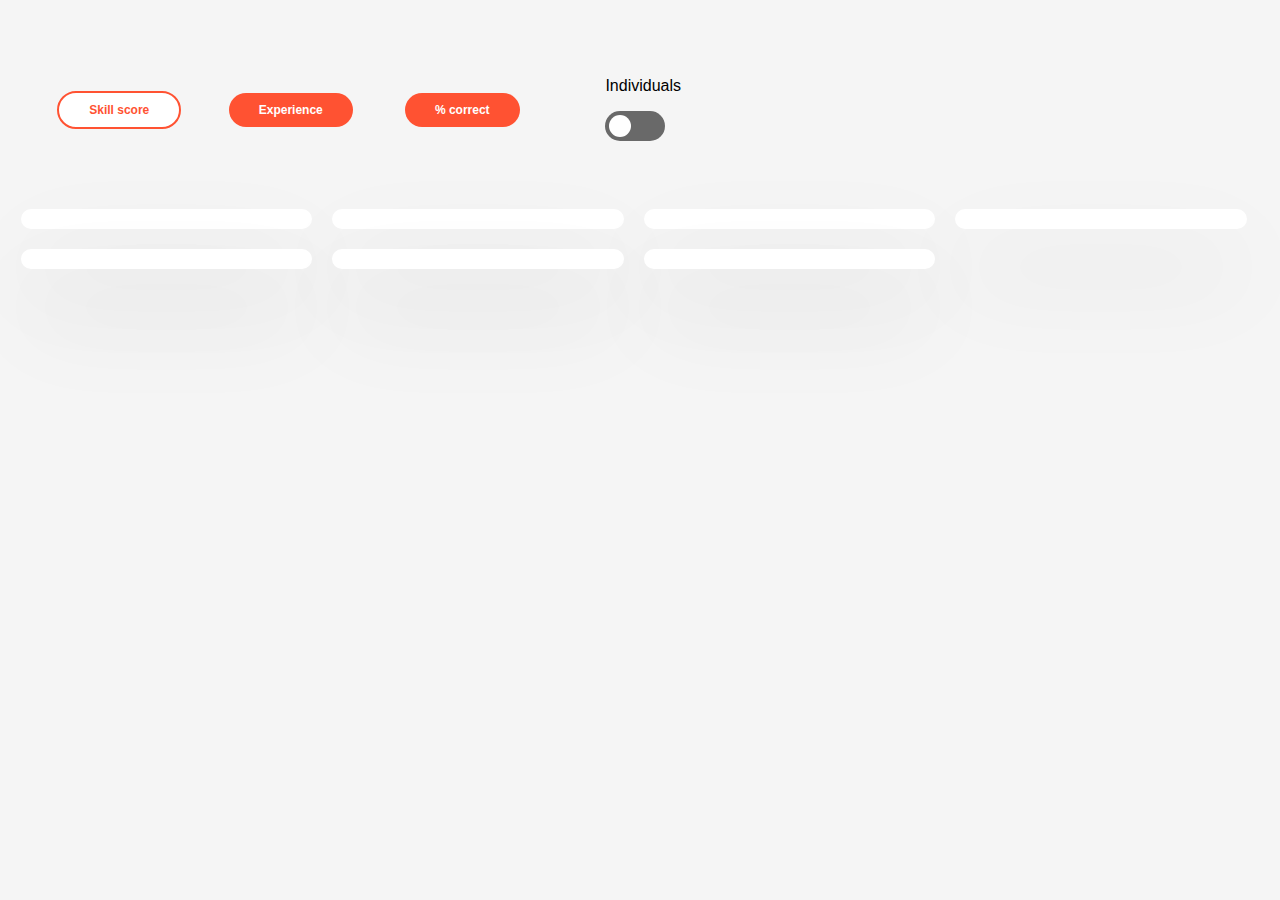
<file: boxplots/index.html>
<!DOCTYPE html>
<html lang="en-GB">
  <head>
    <meta charset="utf-8" />
    <meta
      name="viewport"
      content="width=device-width, initial-scale=1, shrink-to-fit=no"
    />
    <!-- stylesheet not required as asset due to webpack build config -->
    <!-- <link rel="stylesheet" href="./src/plots.css" /> -->
    <script src="https://code.highcharts.com/highcharts.js"></script>
    <script src="https://code.highcharts.com/highcharts-more.js"></script>

    <title>BOXPLOTS SMJ</title>

    <style></style>
  </head>
  <body>
    <div class="button-layout" id="btn-group">
      <button
        class="ySelectButton"
        value="1"
        id="skill"
      >
        Skill score
      </button>
      <button
        class="ySelectButton"
        value="2"
        id="experience"
      >
        Experience
      </button>
      <button
        class="ySelectButton"
        value="3"
        id="percent"
      >
        % correct
      </button>

      <div id="switch-text">
        <p>Individuals</p>
        <div class="switch-container">
          <input type="checkbox" id="switch"  />
          <label for="switch" class="switch-label">
            <div class="switch-rail">
              <div class="switch-slider"></div>
            </div>
          </label>
        </div>
      </div>

    </div> <!-- closing div for button layout-->

    <div id="grid-container"></div>

    <!-- item score div - maybe empty -->
    <div id="item-score"></div>
   
    <!-- references build script nor original index.js -->
    <script src="main.js"></script>

  </body>
</html>
</file>
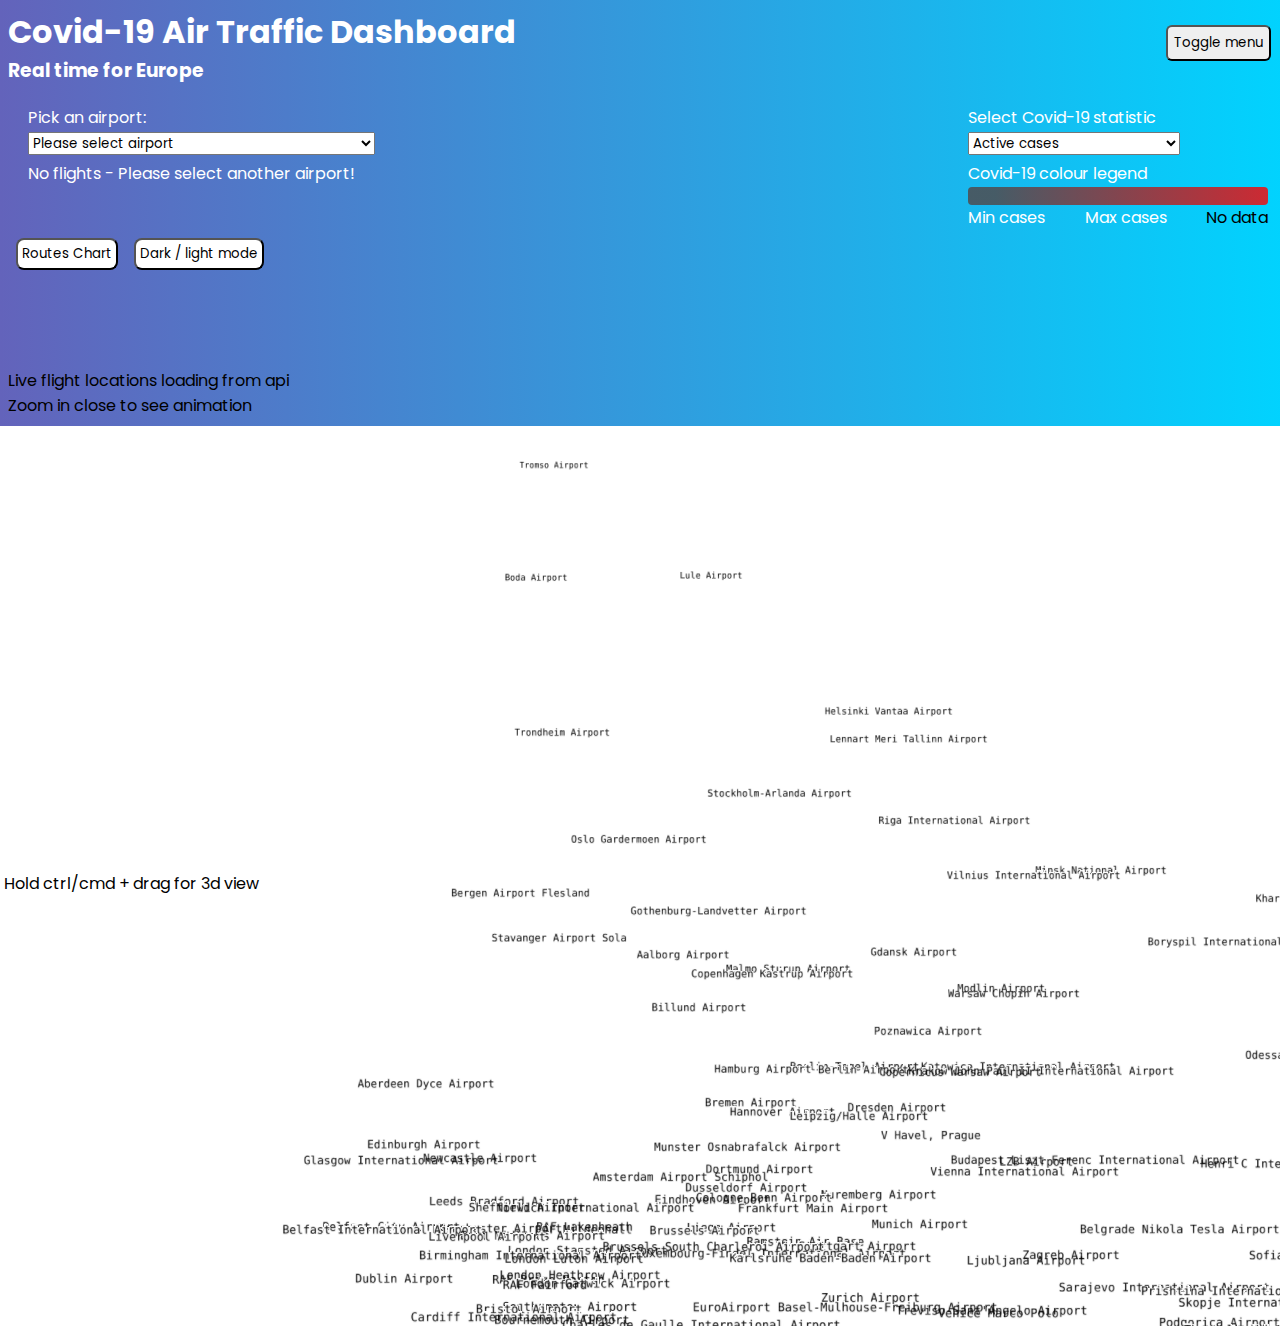
<file: covid-air-app/index.html>
<!DOCTYPE html>
<html lang="en">
  <head>
    <meta charset="utf-8" />
    <link
      rel="icon"
      href="https://malci6464.github.io/covid-air-app/favicon.ico"
    />
    <meta name="viewport" content="width=device-width,initial-scale=1" />
    <meta name="theme-color" content="#000000" />
    <meta
      name="description"
      content="Web site created using create-react-app"
    />
    <link
      rel="apple-touch-icon"
      href="https://malci6464.github.io/covid-air-app/logo192.png"
    />
    <link
      rel="manifest"
      href="https://malci6464.github.io/covid-air-app/manifest.json"
    />
    <title>Covid Air App</title>
    <script
      defer="defer"
      src="https://malci6464.github.io/covid-air-app/static/js/main.6de6e754.js"
    ></script>
    <link
      href="https://malci6464.github.io/covid-air-app/static/css/main.62dc2769.css"
      rel="stylesheet"
    />
  </head>
  <body>
    <noscript>You need to enable JavaScript to run this app.</noscript>
    <div id="root"></div>
  </body>
</html>
</file>
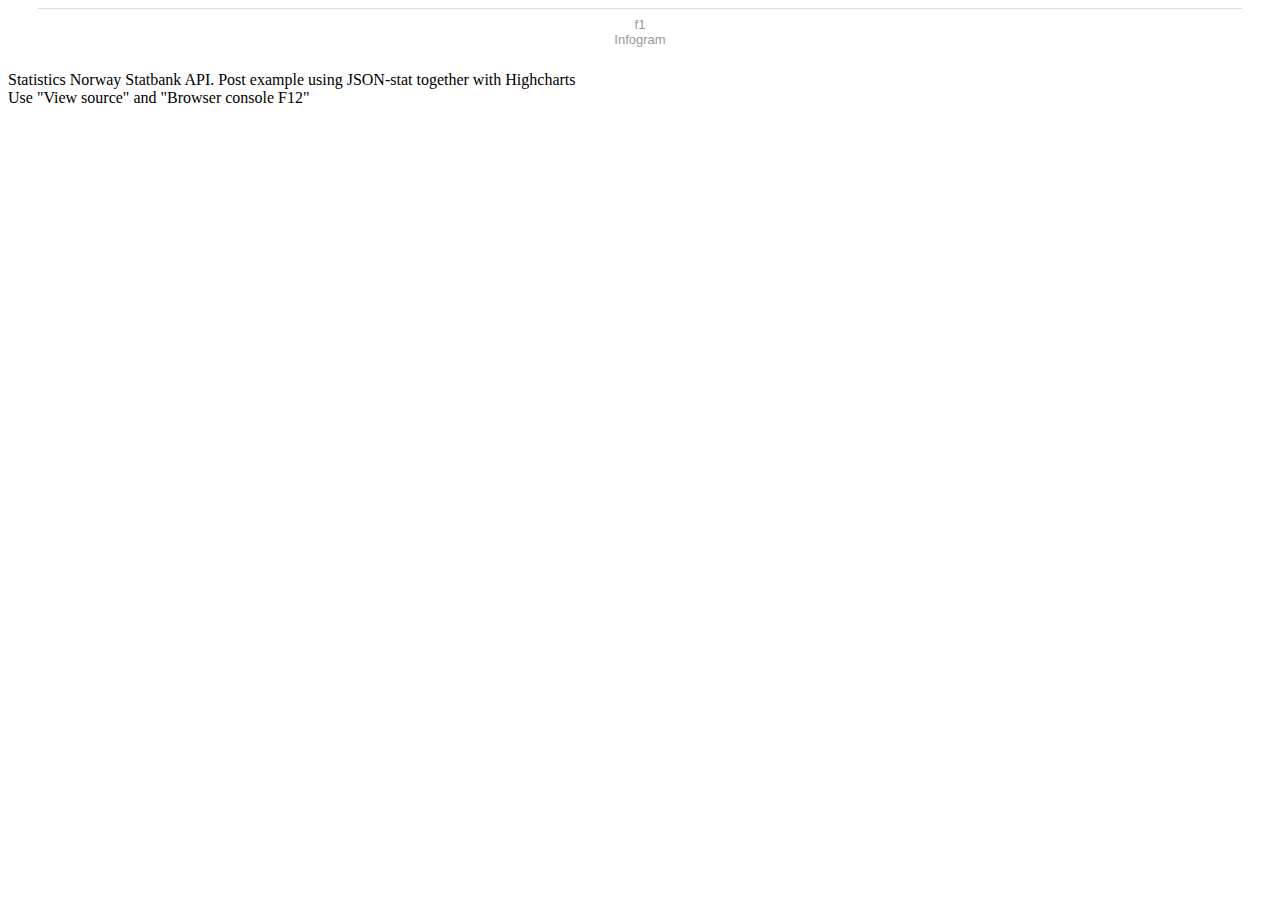
<file: hcapi/index.html>
<!-- Mal for Highcharts - API: Lag egne datasett -->
<!DOCTYPE HTML PUBLIC "-//W3C//DTD HTML 4.01//EN" "https://www.w3.org/TR/html4/strict.dtd">
<html>
	<head>
		<meta http-equiv="Content-Type" content="text/html; charset=utf-8">
		<title>Statistics Norway Statbank API, http POST example with Highcharts</title>
		
		<!-- 1. Add these JavaScript inclusions in the head of your page  -->
		<!-- json-stat.js - JSON-stat Javascript Toolkit (JJT) -->
		<script type="text/javascript" src="https://json-stat.org/lib/json-stat.js"></script>
		<script type="text/javascript" src="https://ajax.googleapis.com/ajax/libs/jquery/1.12.4/jquery.min.js"></script>
		<script type="text/javascript" src="https://code.highcharts.com/highcharts.js"></script>

	</head>

	<body>
		<div class="infogram-embed" data-id="cde3cdaa-3a66-4044-87f8-cfdc0a11c381" data-type="interactive" data-title="f1"></div><script>!function(e,i,n,s){var t="InfogramEmbeds",d=e.getElementsByTagName("script")[0];if(window[t]&&window[t].initialized)window[t].process&&window[t].process();else if(!e.getElementById(n)){var o=e.createElement("script");o.async=1,o.id=n,o.src="https://e.infogram.com/js/dist/embed-loader-min.js",d.parentNode.insertBefore(o,d)}}(document,0,"infogram-async");</script><div style="padding:8px 0;font-family:Arial!important;font-size:13px!important;line-height:15px!important;text-align:center;border-top:1px solid #dadada;margin:0 30px"><a href="https://infogram.com/cde3cdaa-3a66-4044-87f8-cfdc0a11c381" style="color:#989898!important;text-decoration:none!important;" target="_blank">f1</a><br><a href="https://infogram.com" style="color:#989898!important;text-decoration:none!important;" target="_blank" rel="nofollow">Infogram</a></div>
		<script type="text/javascript">
		
		/* POST url for query */
		  url="https://data.ssb.no/api/v0/en/table/05803";

		  query=
		  /* Api query - you may paste the code from API console */
			  {
			  "query": [
			    {
			      "code": "ContentsCode",
			      "selection": {
			        "filter": "item",
			        "values": [
			          "Tilvekst"
			        ]
			      }
			    },
			    /* use "filter": "top" */
			    {
			      "code": "Tid",
			      "selection": {
			        "filter": "top",
			        "values": [
			          "200"
			        ]
			      }
			    }
			  ],
			  "response": {
			    "format": "json-stat"
			  }
			}
			/* end API-query */
		;
		/* jquery post function */
	  $.post(url,JSON.stringify(query), function main(obj){
      ds=JSONstat(obj).Dataset(0);
     
      /*jQuery check */
      $(document).ready(function() {
		/* Highcharts code */     
			    $('#container').highcharts({

			        chart: {
			        	type: 'spline'
			        },
			        
			        title: {
						text: 'Population growth latest 200 years, percent pr year'  
					},

					xAxis: [
						{
							/* Henter årene fra datasettet */
							categories: ds.Dimension("Tid").id,
							tickInterval: 10,
						}
					],

					yAxis: [
						{					
								title: {
								text: 'Percent'						
							}
						}
					],

					series:[
					{
						name: 'Yearly growth in %',
						/* Show the values. As it is only one series you can use ds.value */
						data: ds.value,
						
					},
					],
			    });
			}
			/* End Highcharts code */
		);
	}
)


	</script>

	<p>Statistics Norway Statbank API. Post example using JSON-stat together with Highcharts <br />Use "View source" and "Browser console F12"</p>
		<!-- 3. Add the container -->
	<div id="container" style=" margin: 0 auto"></div>
				
	</body>
</html>
</file>
